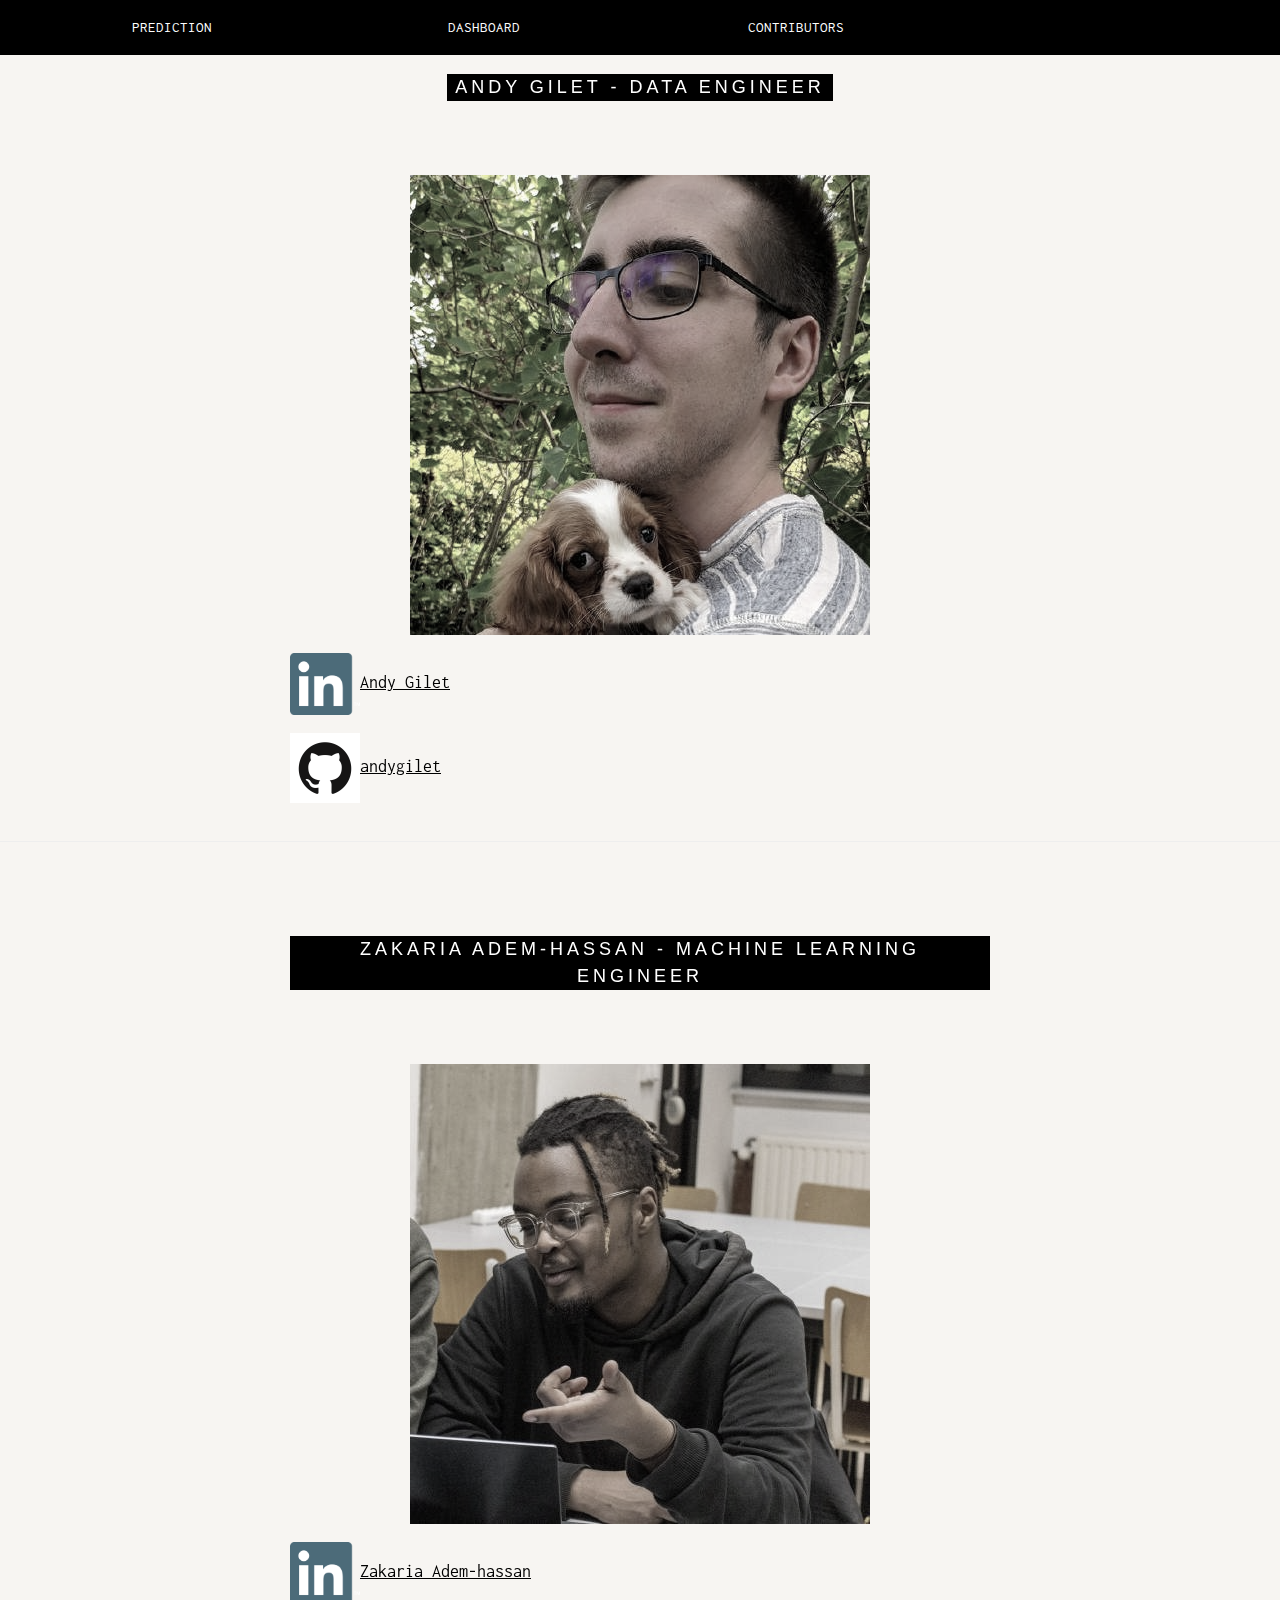
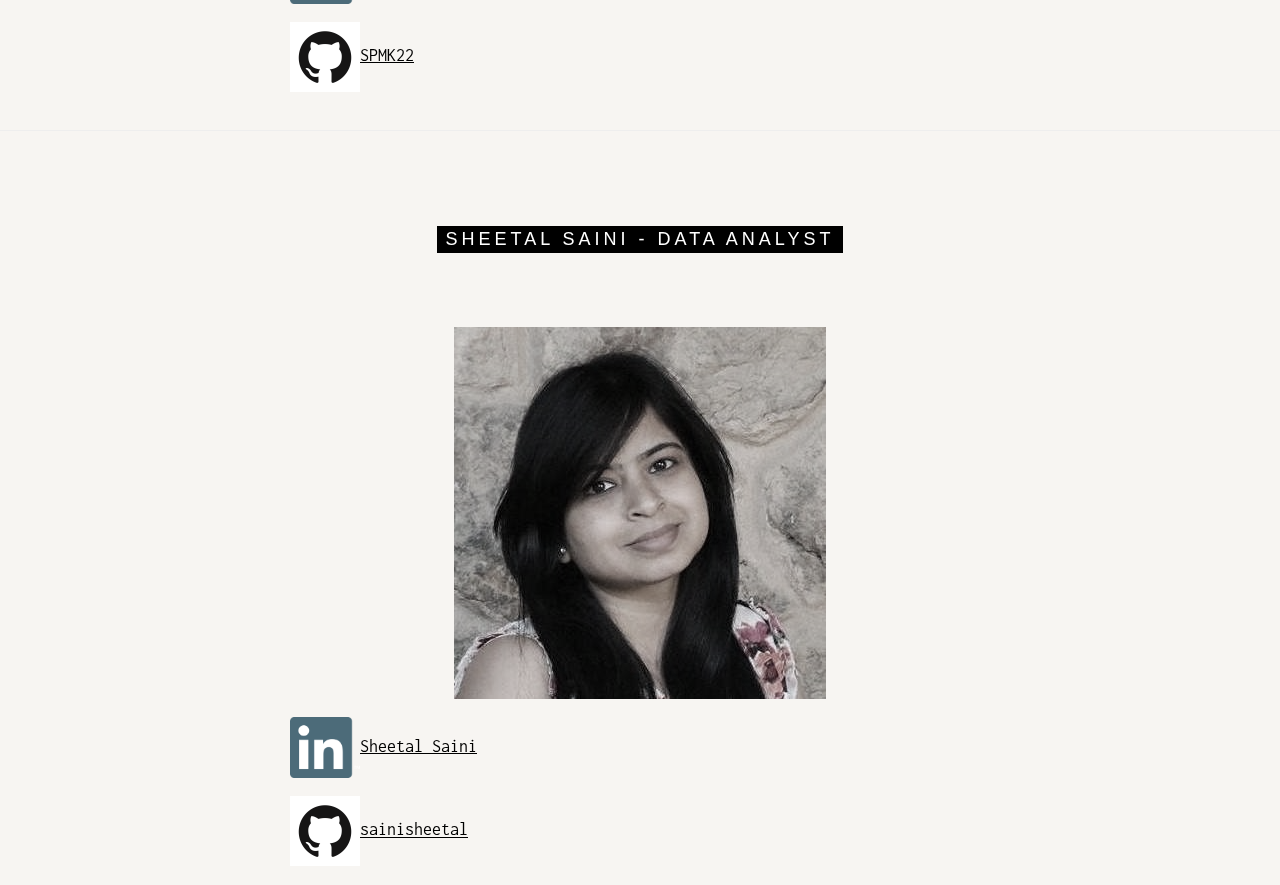
<file: DEPLOYEMENT/templates/contributors.html>
<!DOCTYPE html>
<html>
    <head>
        <title>W3.CSS Template</title>
        <meta charset="UTF-8">
        <meta name="viewport" content="width=device-width, initial-scale=1">
        <link rel="stylesheet" href="https://www.w3schools.com/w3css/4/w3.css">
        <link rel="stylesheet" href="https://fonts.googleapis.com/css?family=Inconsolata">
        <style>
            body, html {height: 100%; font-family: "Inconsolata", sans-serif;}
            .bgimg {background-position: center; background-size: cover; background-image: url("/w3images/coffeehouse.jpg"); min-height: 75%;}
            .menu {display: none;}
            .logo_linkedin {width : 10%; height : auto}
            .logo_github {width : 10%; height : auto}
        </style>
    </head>
    <body>
        <!-- Links (sit on top) -->
        <div class="w3-top">
            <div class="w3-row w3-padding w3-black">
                <div class="w3-col s3">
                    <a href="http://localhost:5000/home" class="w3-button w3-block w3-black">PREDICTION</a>
                </div>
                <div class="w3-col s3">
                    <a href="http://localhost:5000/Dashboard" class="w3-button w3-block w3-black">DASHBOARD</a>
                </div>
                <div class="w3-col s3">
                    <a href="http://localhost:5000/Contributors" class="w3-button w3-block w3-black">CONTRIBUTORS</a>
                </div>
            </div>
        </div>

        <!-- Add a background color and large text to the whole page -->
        <div class="w3-sand w3-grayscale w3-large">

            <!-- About Container -->
            <div class="w3-container" id="about">
                <div class="w3-content" style="max-width:700px">
                    <h5 class="w3-center w3-padding-64"><span class="w3-tag w3-wide">ANDY GILET - DATA ENGINEER</span></h5>
                    <center><img src="assets/image/andy_gilet.png"/></center>
                    <p><img src="assets/image/logo_linkedin.png" class="logo_linkedin"/><a href="https://www.linkedin.com/in/andy-gilet/">Andy Gilet</a></p>
                    <p><img src="assets/image/logo_github.png" class="logo_github"/><a href="https://github.com/andygilet">andygilet</a></p>
                </div>
            </div>
            <hr>

            <div class="w3-container" id="about">
                <div class="w3-content" style="max-width:700px">
                    <h5 class="w3-center w3-padding-64"><span class="w3-tag w3-wide">ZAKARIA ADEM-HASSAN - MACHINE LEARNING ENGINEER</span></h5>
                    <center><img src="assets/image/zakaria.png"/></center>
                    <p><img src="assets/image/logo_linkedin.png" class="logo_linkedin"/><a href="https://www.linkedin.com/in/zademhassan/">Zakaria Adem-hassan</a></p>
                    <p><img src="assets/image/logo_github.png" class="logo_github"/><a href="https://github.com/SPMK22">SPMK22</a></p>
                </div>
            </div>
            <hr>

            <div class="w3-container" id="about">
                <div class="w3-content" style="max-width:700px">
                    <h5 class="w3-center w3-padding-64"><span class="w3-tag w3-wide">SHEETAL SAINI - DATA ANALYST</span></h5>
                    <center><img src="assets/image/sheetal_saini.png"/></center>
                    <p><img src="assets/image/logo_linkedin.png" class="logo_linkedin"/><a href="https://www.linkedin.com/in/sheetal-saini-a3752166/">Sheetal Saini</a></p>
                    <p><img src="assets/image/logo_github.png" class="logo_github"/><a href="https://github.com/sainisheetal">sainisheetal</a></p>
                </div>
            </div>

        </div>
    </body>
</html>
</file>
